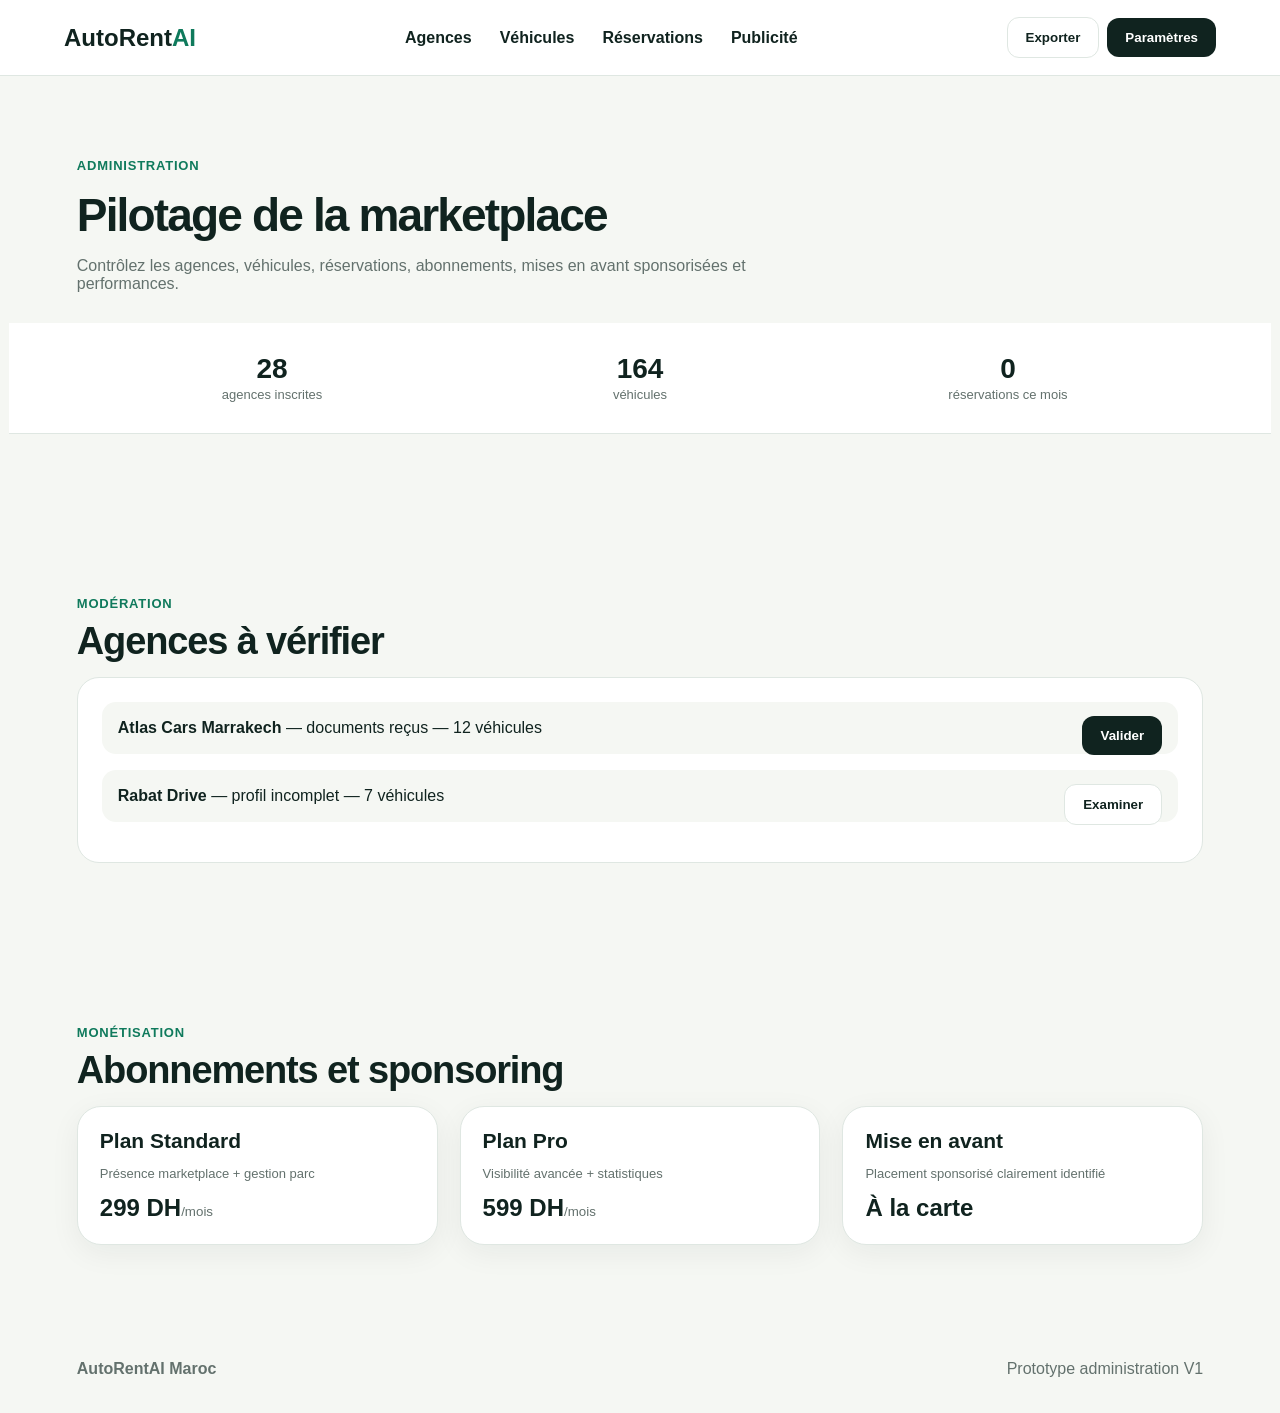
<file: admin.html>
<!doctype html><html lang="fr"><head><meta charset="utf-8"><meta name="viewport" content="width=device-width,initial-scale=1"><title>Administration — AutoRentAI</title><link rel="stylesheet" href="styles.css"></head><body><header><a class="logo" href="index.html">AutoRent<span>AI</span></a><nav><a href="#agencies">Agences</a><a href="#vehicles">Véhicules</a><a href="#reservations">Réservations</a><a href="#ads">Publicité</a></nav><div><button class="ghost">Exporter</button><button class="primary">Paramètres</button></div></header><main><section class="section"><span class="eyebrow">ADMINISTRATION</span><h1 style="font-size:46px">Pilotage de la marketplace</h1><p style="color:var(--muted);max-width:760px">Contrôlez les agences, véhicules, réservations, abonnements, mises en avant sponsorisées et performances.</p><div class="stats" style="margin:30px -6% 0"><div><b>28</b><span>agences inscrites</span></div><div><b>164</b><span>véhicules</span></div><div><b>47</b><span>réservations ce mois</span></div></div></section><section id="agencies" class="section"><span class="eyebrow">MODÉRATION</span><h2>Agences à vérifier</h2><div class="chat"><div class="bubble bot"><b>Atlas Cars Marrakech</b> — documents reçus — 12 véhicules <button class="primary" style="float:right">Valider</button></div><div class="bubble bot"><b>Rabat Drive</b> — profil incomplet — 7 véhicules <button class="ghost" style="float:right">Examiner</button></div></div></section><section id="ads" class="section"><span class="eyebrow">MONÉTISATION</span><h2>Abonnements et sponsoring</h2><div class="grid"><article class="car"><div class="car-body"><h3>Plan Standard</h3><p class="meta">Présence marketplace + gestion parc</p><div class="price"><b>299 DH</b><small>/mois</small></div></div></article><article class="car"><div class="car-body"><h3>Plan Pro</h3><p class="meta">Visibilité avancée + statistiques</p><div class="price"><b>599 DH</b><small>/mois</small></div></div></article><article class="car"><div class="car-body"><h3>Mise en avant</h3><p class="meta">Placement sponsorisé clairement identifié</p><div class="price"><b>À la carte</b></div></div></article></div></section></main><footer><b>AutoRentAI Maroc</b><span>Prototype administration V1</span></footer><script src="dashboard.js"></script></body></html>
</file>
<file: styles.css>
:root{--ink:#10231f;--muted:#63716d;--bg:#f5f7f3;--brand:#0f7a5c;--accent:#d9ff76;--card:#fff;--line:#dfe7e2;--soft:#edf5ef}*{box-sizing:border-box}body{margin:0;font-family:Inter,Arial,sans-serif;color:var(--ink);background:var(--bg)}header{height:76px;display:flex;align-items:center;justify-content:space-between;padding:0 5%;background:#fff;border-bottom:1px solid var(--line);position:sticky;top:0;z-index:10}.logo{font-size:24px;font-weight:900;color:var(--ink);text-decoration:none}.logo span{color:var(--brand)}nav{display:flex;gap:28px}nav a{color:var(--ink);text-decoration:none;font-weight:650}button{border:0;border-radius:12px;padding:12px 18px;font-weight:750;cursor:pointer;transition:.2s ease}button:hover{transform:translateY(-1px)}button:disabled{opacity:.55;cursor:not-allowed;transform:none}.primary{background:var(--ink);color:#fff}.primary:hover{background:#17362f}.ghost{background:#fff;border:1px solid var(--line);color:var(--ink)}header .ghost{margin-right:8px}.hero{min-height:560px;padding:80px 6%;display:grid;grid-template-columns:1.5fr .7fr;gap:60px;align-items:center;background:radial-gradient(circle at 75% 20%,#e6ffc1 0,transparent 30%),linear-gradient(135deg,#f7faf5,#edf5ef)}.pill,.eyebrow{font-size:13px;font-weight:850;letter-spacing:.06em;color:var(--brand)}h1{font-size:58px;line-height:1.02;margin:18px 0;letter-spacing:-.04em}h1 em{font-style:normal;color:var(--brand)}h2{font-size:38px;letter-spacing:-.03em;margin:8px 0 14px}.hero p,.agency p,.ai-section p{font-size:18px;line-height:1.6;color:var(--muted);max-width:700px}.search{margin-top:32px;background:#fff;border:1px solid var(--line);border-radius:18px;padding:12px;display:grid;grid-template-columns:1.2fr 1fr 1fr auto;box-shadow:0 16px 45px #143d2a12}.search label{padding:5px 12px;font-size:11px;font-weight:800;color:var(--muted)}select,input{width:100%;border:0;background:transparent;color:var(--ink);font-size:15px;padding-top:6px;outline:none}.hero-card{background:var(--ink);color:#fff;border-radius:28px;padding:34px;box-shadow:0 30px 70px #10231f25}.hero-card p{color:#c7d4cf;line-height:1.6}.hero-card .primary{background:var(--accent);color:var(--ink);width:100%}.ai-dot{width:52px;height:52px;border-radius:16px;background:var(--accent);color:var(--ink);display:grid;place-items:center;font-weight:900}.stats{display:grid;grid-template-columns:repeat(3,1fr);background:#fff;padding:30px 7%;border-bottom:1px solid var(--line)}.stats div{text-align:center}.stats b{font-size:28px;display:block}.stats span{color:var(--muted);font-size:13px}.section{padding:80px 6%}.section-head{display:flex;justify-content:space-between;align-items:end;margin-bottom:30px}.grid{display:grid;grid-template-columns:repeat(3,1fr);gap:22px}.car{background:#fff;border:1px solid var(--line);border-radius:24px;overflow:hidden;box-shadow:0 8px 30px rgba(16,35,31,.06);transition:.25s ease}.car:hover{transform:translateY(-4px);box-shadow:0 18px 45px rgba(16,35,31,.12)}.car-top{height:220px;background:linear-gradient(135deg,#e8eee9,#d5e3d9);display:grid;place-items:center;font-size:72px;position:relative;overflow:hidden}.car-top img{width:100%;height:100%;object-fit:cover;display:block;transition:.35s ease}.car:hover .car-top img{transform:scale(1.035)}.badge{position:absolute;top:14px;left:14px;background:#fff;border-radius:20px;padding:7px 10px;font-size:11px;font-weight:800;z-index:2;box-shadow:0 5px 14px #0001}.car-body{padding:22px}.car h3{font-size:21px;margin:0 0 5px}.meta{color:var(--muted);font-size:13px}.features{display:flex;flex-wrap:wrap;gap:7px;margin:16px 0}.features span{background:var(--bg);padding:7px 9px;border-radius:8px;font-size:12px}.price-row{display:flex;align-items:end;justify-content:space-between}.price b{font-size:24px}.price small{color:var(--muted)}.ai-section{padding:80px 6%;background:#e8f4ec;display:grid;grid-template-columns:1fr 1fr;gap:60px}.chat{background:#fff;padding:24px;border-radius:22px;border:1px solid var(--line)}.bubble{padding:14px 16px;border-radius:14px;margin-bottom:16px;line-height:1.5}.bot{background:var(--bg)}.chat-row{display:flex;gap:8px;border:1px solid var(--line);border-radius:14px;padding:7px}.chat-row input{padding:10px}.agency{margin:70px 6%;padding:50px;border-radius:26px;background:var(--ink);color:#fff;display:flex;justify-content:space-between;align-items:center}.agency p{color:#c5d1cd}.agency .primary{background:var(--accent);color:var(--ink)}footer{padding:35px 6%;display:flex;justify-content:space-between;color:var(--muted)}dialog{border:0;border-radius:28px;padding:0;max-width:760px;width:min(94vw,760px);box-shadow:0 35px 90px #0004;background:#fff;overflow:hidden}dialog::backdrop{background:rgba(16,35,31,.68);backdrop-filter:blur(6px)}.close{position:absolute;right:18px;top:16px;background:rgba(255,255,255,.92);font-size:22px;width:38px;height:38px;padding:0;border-radius:50%;z-index:4}.auth-shell{display:grid;grid-template-columns:.8fr 1.2fr;min-height:520px}.auth-visual{background:linear-gradient(160deg,#10231f 0%,#0f7a5c 100%);color:#fff;padding:42px;display:flex;flex-direction:column;justify-content:space-between}.auth-visual h2{font-size:34px;margin:12px 0}.auth-visual p{color:#d9e4df;line-height:1.6}.auth-points{display:grid;gap:12px;margin-top:26px}.auth-point{display:flex;gap:10px;align-items:center;font-size:14px}.auth-point span:first-child{width:28px;height:28px;border-radius:8px;background:var(--accent);color:var(--ink);display:grid;place-items:center;font-weight:900}.auth-panel{padding:42px;background:#fff}.auth-tabs{display:grid;grid-template-columns:1fr 1fr;background:var(--bg);padding:5px;border-radius:14px;margin-bottom:26px}.auth-tab{background:transparent;color:var(--muted)}.auth-tab.active{background:#fff;color:var(--ink);box-shadow:0 3px 12px #0001}.auth-form{display:grid;gap:16px}.auth-field label{display:block;font-size:12px;font-weight:800;margin-bottom:7px;color:#33463f}.auth-field input{border:1px solid var(--line);border-radius:12px;padding:13px 14px;background:#fff}.auth-field input:focus{border-color:var(--brand);box-shadow:0 0 0 3px rgba(15,122,92,.08)}.auth-submit{width:100%;padding:14px}.auth-helper{font-size:12px;color:var(--muted);line-height:1.5;text-align:center}.auth-message{margin-top:14px;padding:11px 12px;border-radius:10px;background:var(--bg);font-size:13px;line-height:1.45}.auth-role{display:inline-flex;align-items:center;gap:7px;background:var(--soft);color:var(--brand);font-size:12px;font-weight:800;padding:7px 10px;border-radius:999px;margin-bottom:12px}@media(max-width:850px){nav{display:none}header>div .ghost{display:none}.hero,.ai-section{grid-template-columns:1fr}.hero{padding-top:50px}h1{font-size:42px}.search{grid-template-columns:1fr 1fr}.grid{grid-template-columns:1fr}.stats{grid-template-columns:1fr;gap:22px}.agency{display:block}.agency button{margin-top:20px}.section-head{align-items:start;gap:15px;flex-direction:column}footer{gap:15px;flex-direction:column}.auth-shell{grid-template-columns:1fr}.auth-visual{display:none}.auth-panel{padding:34px 24px}.car-top{height:230px}}
</file>
